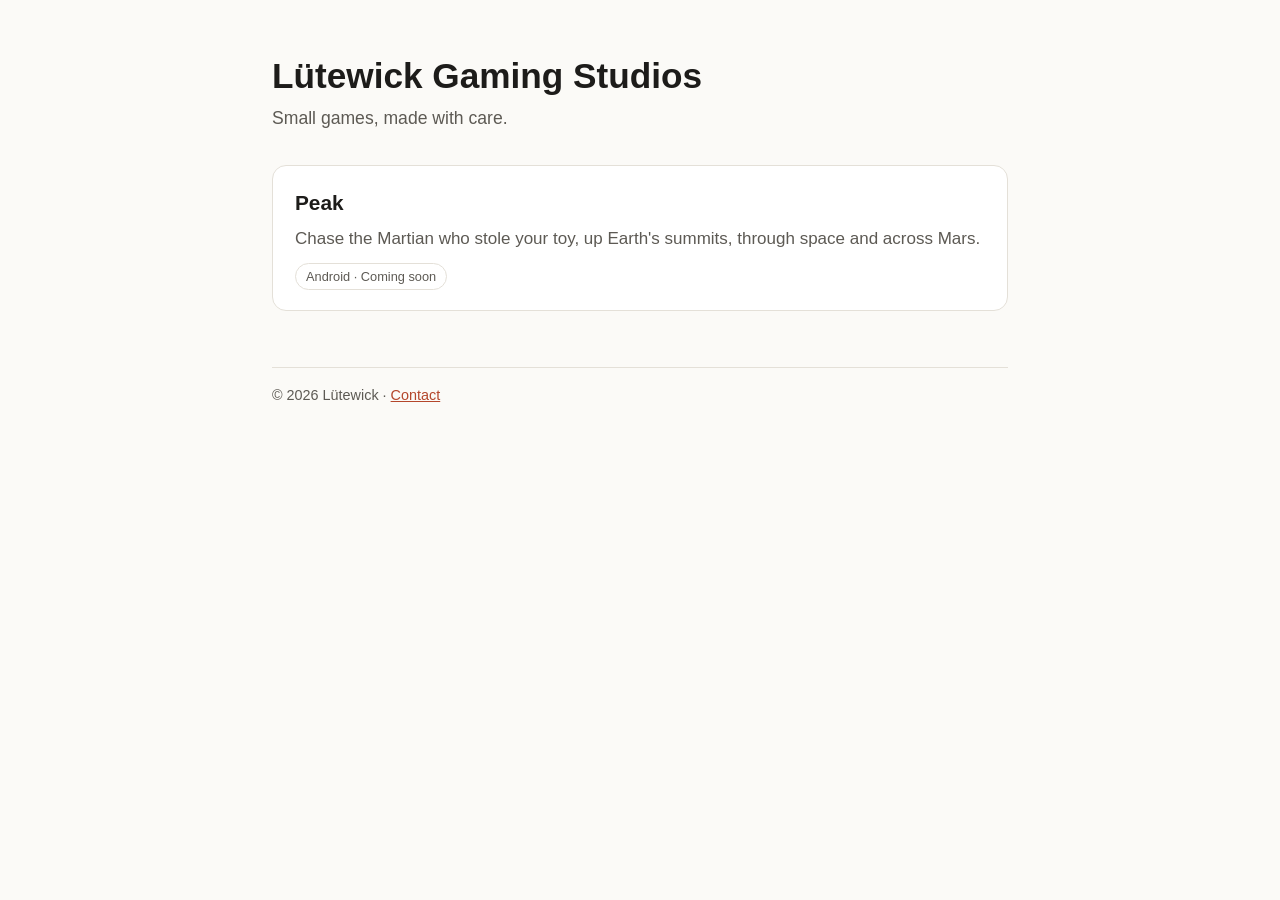
<file: index.html>
<!doctype html>
<html lang="en">
<head>
<meta charset="utf-8">
<meta name="viewport" content="width=device-width, initial-scale=1">
<title>Lütewick Gaming Studios</title>
<meta name="description" content="Games by Lütewick Gaming Studios.">
<link rel="stylesheet" href="/assets/site.css">
</head>
<body>
<main>
  <h1>Lütewick Gaming Studios</h1>
  <p class="lede">Small games, made with care.</p>

  <a class="card" href="/peak">
    <h2>Peak</h2>
    <p>Chase the Martian who stole your toy, up Earth's summits, through space and across Mars.</p>
    <span class="tag">Android · Coming soon</span>
  </a>

  <footer>
    © 2026 Lütewick · <a href="mailto:scentstudy.lab@gmail.com">Contact</a>
  </footer>
</main>
</body>
</html>
</file>
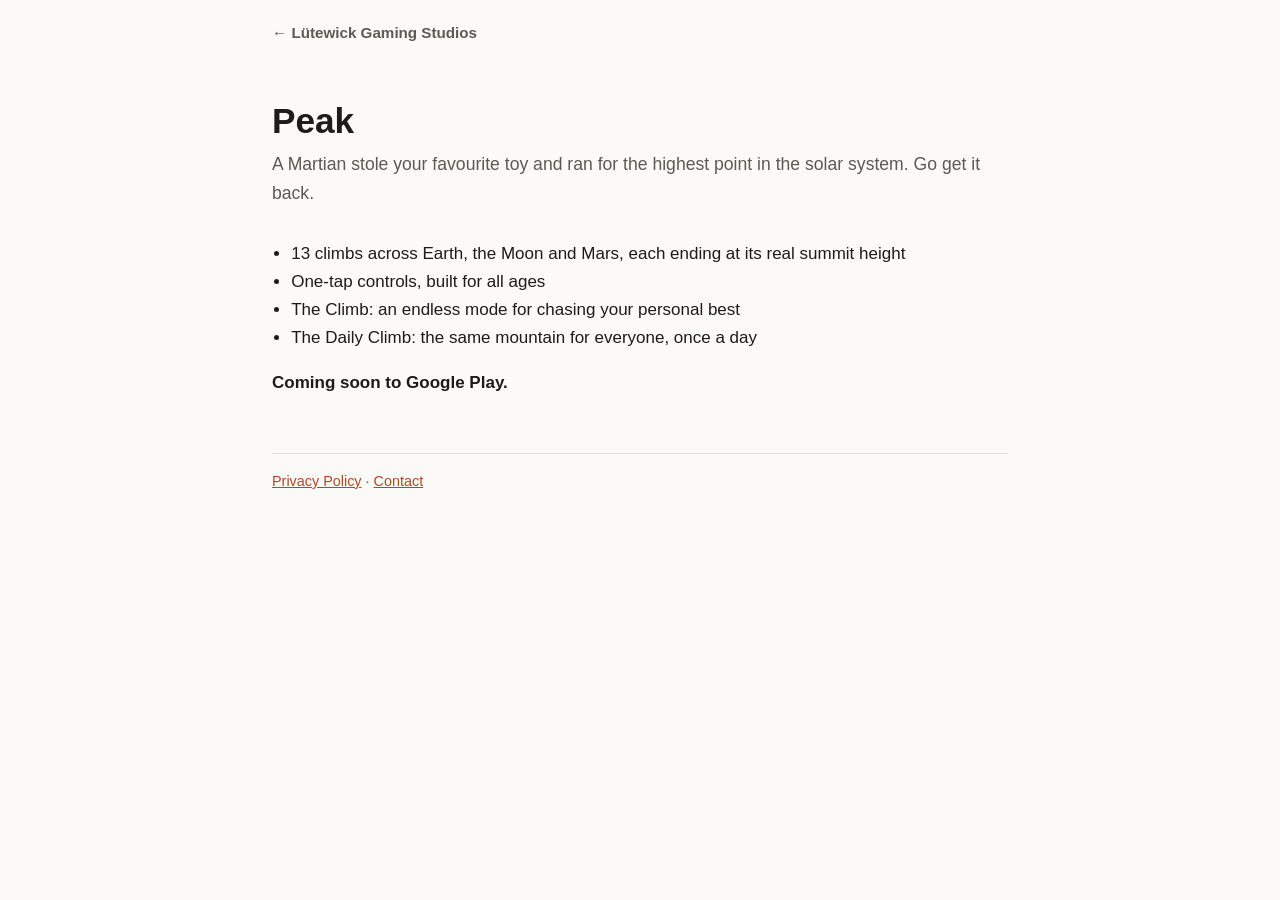
<file: peak/index.html>
<!doctype html>
<html lang="en">
<head>
<meta charset="utf-8">
<meta name="viewport" content="width=device-width, initial-scale=1">
<title>Peak — Lütewick Gaming Studios</title>
<meta name="description" content="Peak: a climbing adventure across Earth, the Moon and Mars.">
<link rel="stylesheet" href="/assets/site.css">
</head>
<body>
<header class="site"><a href="/">← Lütewick Gaming Studios</a></header>
<main>
  <h1>Peak</h1>
  <p class="lede">A Martian stole your favourite toy and ran for the highest point in the solar system. Go get it back.</p>

  <ul>
    <li>13 climbs across Earth, the Moon and Mars, each ending at its real summit height</li>
    <li>One-tap controls, built for all ages</li>
    <li>The Climb: an endless mode for chasing your personal best</li>
    <li>The Daily Climb: the same mountain for everyone, once a day</li>
  </ul>

  <p><strong>Coming soon to Google Play.</strong></p>

  <footer>
    <a href="/peak/privacy-policy">Privacy Policy</a> ·
    <a href="mailto:scentstudy.lab@gmail.com">Contact</a>
  </footer>
</main>
</body>
</html>
</file>
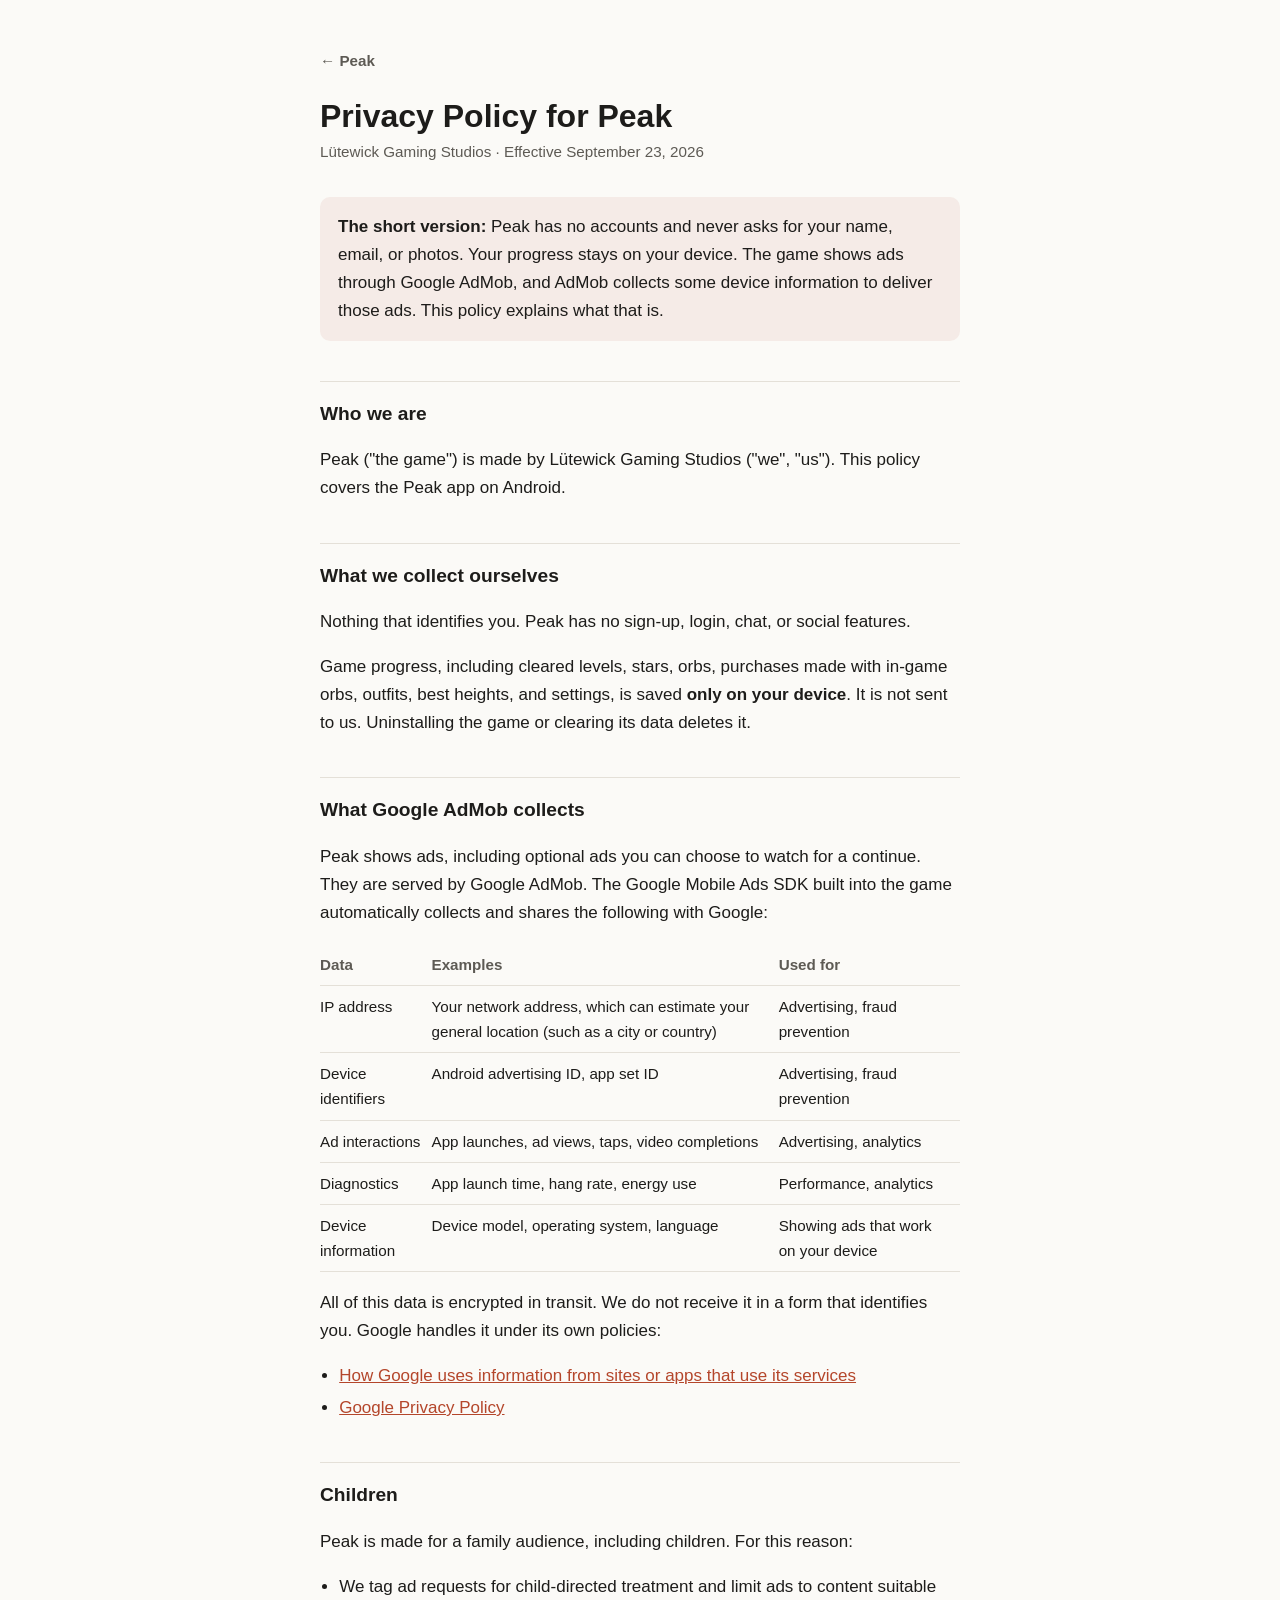
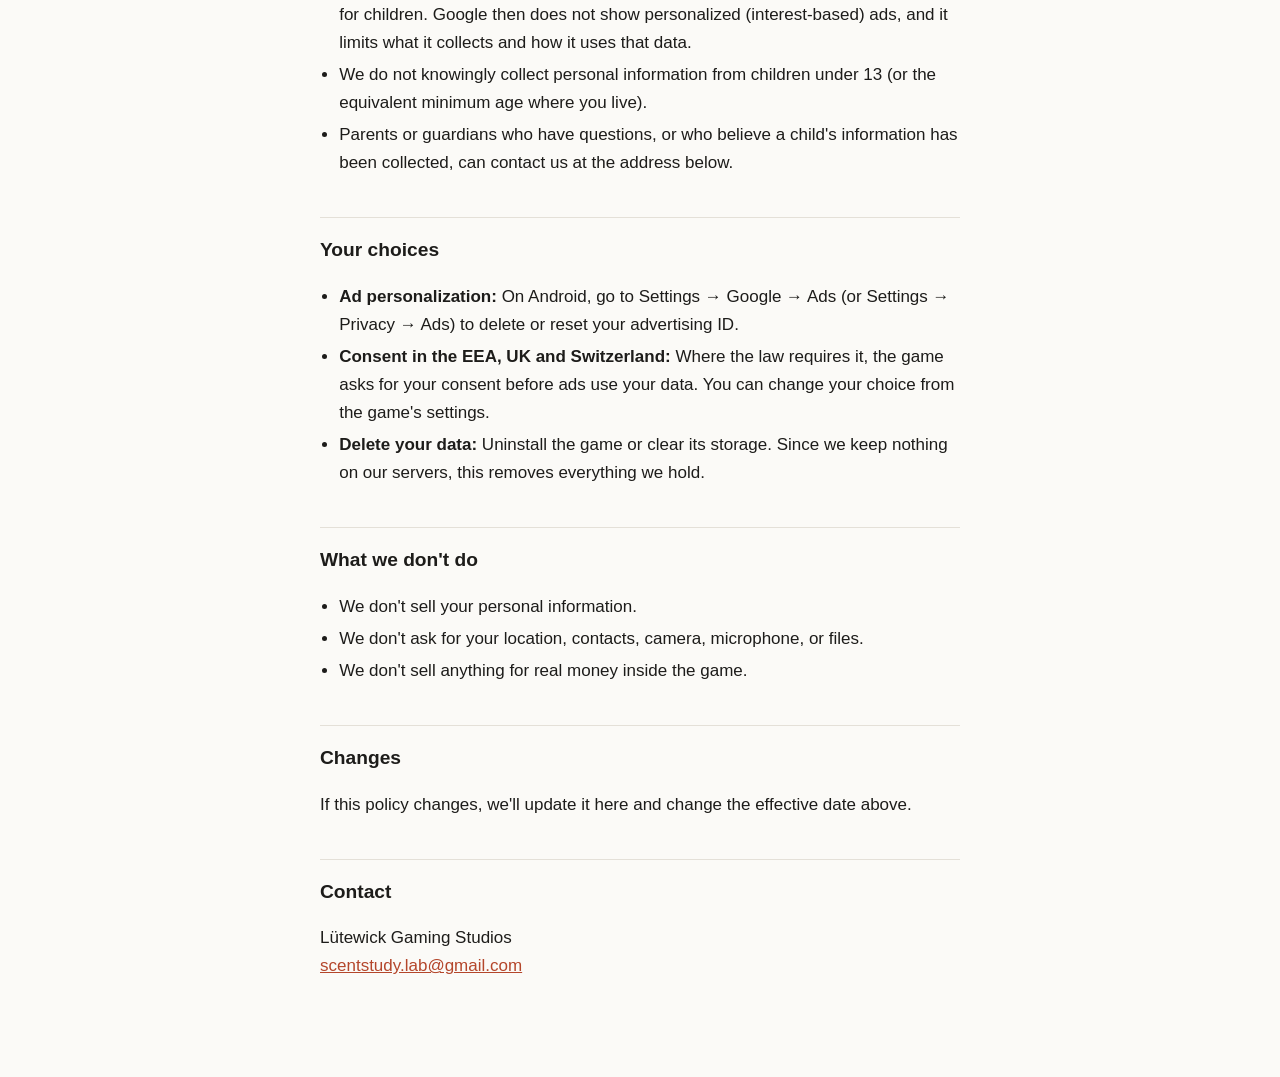
<file: peak/privacy-policy/index.html>
<!doctype html>
<html lang="en">
<head>
<meta charset="utf-8">
<meta name="viewport" content="width=device-width, initial-scale=1">
<title>Peak — Privacy Policy</title>
<meta name="description" content="Privacy policy for Peak, a game by Lütewick Gaming Studios.">
<style>
  :root {
    --bg: #fbfaf7; --fg: #1d1c1a; --muted: #5d5a54; --rule: #e4e0d8; --accent: #b4462b;
  }
  @media (prefers-color-scheme: dark) {
    :root { --bg: #151413; --fg: #ecebe7; --muted: #a8a49c; --rule: #2d2b28; --accent: #e8785c; }
  }
  * { box-sizing: border-box; }
  body {
    margin: 0; background: var(--bg); color: var(--fg);
    font: 17px/1.65 -apple-system, BlinkMacSystemFont, "Segoe UI", Roboto, Helvetica, Arial, sans-serif;
  }
  main { max-width: 42rem; margin: 0 auto; padding: 48px 16px 80px; }
  h1 { font-size: 2rem; line-height: 1.2; margin: 0 0 4px; }
  .meta { color: var(--muted); margin: 0 0 32px; font-size: .95rem; }
  h2 { font-size: 1.2rem; margin: 40px 0 8px; padding-top: 16px; border-top: 1px solid var(--rule); }
  a { color: var(--accent); }
  table { width: 100%; border-collapse: collapse; margin: 12px 0; font-size: .95rem; }
  th, td { text-align: left; vertical-align: top; padding: 8px 10px 8px 0; border-bottom: 1px solid var(--rule); }
  th { color: var(--muted); font-weight: 600; }
  ul { padding-left: 1.2rem; }
  li { margin: 4px 0; }
  .summary { background: color-mix(in srgb, var(--accent) 8%, transparent); border-radius: 10px; padding: 16px 18px; }
  .summary p { margin: 0; }
</style>
</head>
<body>
<main>
  <p style="margin:0 0 24px;font-size:.95rem"><a href="/peak" style="color:var(--muted);text-decoration:none;font-weight:600">&larr; Peak</a></p>
  <h1>Privacy Policy for Peak</h1>
  <p class="meta">Lütewick Gaming Studios · Effective September 23, 2026</p>

  <div class="summary">
    <p><strong>The short version:</strong> Peak has no accounts and never asks for your name, email, or photos.
    Your progress stays on your device. The game shows ads through Google AdMob, and AdMob
    collects some device information to deliver those ads. This policy explains what that is.</p>
  </div>

  <h2>Who we are</h2>
  <p>Peak ("the game") is made by Lütewick Gaming Studios ("we", "us"). This policy covers the
  Peak app on Android.</p>

  <h2>What we collect ourselves</h2>
  <p>Nothing that identifies you. Peak has no sign-up, login, chat, or social features.</p>
  <p>Game progress, including cleared levels, stars, orbs, purchases made with in-game orbs, outfits, best
  heights, and settings, is saved <strong>only on your device</strong>. It is not sent to us. Uninstalling
  the game or clearing its data deletes it.</p>

  <h2>What Google AdMob collects</h2>
  <p>Peak shows ads, including optional ads you can choose to watch for a continue. They are served
  by Google AdMob. The Google Mobile Ads SDK built into the game automatically collects and
  shares the following with Google:</p>
  <table>
    <thead><tr><th>Data</th><th>Examples</th><th>Used for</th></tr></thead>
    <tbody>
      <tr><td>IP address</td><td>Your network address, which can estimate your general location (such as a city or country)</td><td>Advertising, fraud prevention</td></tr>
      <tr><td>Device identifiers</td><td>Android advertising ID, app set ID</td><td>Advertising, fraud prevention</td></tr>
      <tr><td>Ad interactions</td><td>App launches, ad views, taps, video completions</td><td>Advertising, analytics</td></tr>
      <tr><td>Diagnostics</td><td>App launch time, hang rate, energy use</td><td>Performance, analytics</td></tr>
      <tr><td>Device information</td><td>Device model, operating system, language</td><td>Showing ads that work on your device</td></tr>
    </tbody>
  </table>
  <p>All of this data is encrypted in transit. We do not receive it in a form that identifies you.
  Google handles it under its own policies:</p>
  <ul>
    <li><a href="https://policies.google.com/technologies/partner-sites">How Google uses information from sites or apps that use its services</a></li>
    <li><a href="https://policies.google.com/privacy">Google Privacy Policy</a></li>
  </ul>

  <h2>Children</h2>
  <p>Peak is made for a family audience, including children. For this reason:</p>
  <ul>
    <li>We tag ad requests for child-directed treatment and limit ads to content suitable for
    children. Google then does not show personalized (interest-based) ads, and it limits what
    it collects and how it uses that data.</li>
    <li>We do not knowingly collect personal information from children under 13 (or the equivalent
    minimum age where you live).</li>
    <li>Parents or guardians who have questions, or who believe a child's information has been
    collected, can contact us at the address below.</li>
  </ul>

  <h2>Your choices</h2>
  <ul>
    <li><strong>Ad personalization:</strong> On Android, go to Settings → Google → Ads (or Settings →
    Privacy → Ads) to delete or reset your advertising ID.</li>
    <li><strong>Consent in the EEA, UK and Switzerland:</strong> Where the law requires it, the game asks for your
    consent before ads use your data. You can change your choice from the game's settings.</li>
    <li><strong>Delete your data:</strong> Uninstall the game or clear its storage. Since we keep
    nothing on our servers, this removes everything we hold.</li>
  </ul>

  <h2>What we don't do</h2>
  <ul>
    <li>We don't sell your personal information.</li>
    <li>We don't ask for your location, contacts, camera, microphone, or files.</li>
    <li>We don't sell anything for real money inside the game.</li>
  </ul>

  <h2>Changes</h2>
  <p>If this policy changes, we'll update it here and change the effective date above.</p>

  <h2>Contact</h2>
  <p>Lütewick Gaming Studios<br>
  <a href="mailto:scentstudy.lab@gmail.com">scentstudy.lab@gmail.com</a></p>
</main>
</body>
</html>
</file>
<file: assets/site.css>
:root {
  --bg: #fbfaf7; --fg: #1d1c1a; --muted: #5d5a54; --rule: #e4e0d8;
  --card: #ffffff; --accent: #b4462b;
}
@media (prefers-color-scheme: dark) {
  :root { --bg: #151413; --fg: #ecebe7; --muted: #a8a49c; --rule: #2d2b28;
          --card: #1d1c1a; --accent: #e8785c; }
}
* { box-sizing: border-box; }
body {
  margin: 0; background: var(--bg); color: var(--fg);
  font: 17px/1.65 -apple-system, BlinkMacSystemFont, "Segoe UI", Roboto, Helvetica, Arial, sans-serif;
}
main { max-width: 48rem; margin: 0 auto; padding: 32px 16px 80px; }
header.site { max-width: 48rem; margin: 0 auto; padding: 20px 16px 0; font-size: .95rem; }
header.site a { color: var(--muted); text-decoration: none; font-weight: 600; }
h1 { font-size: 2.2rem; line-height: 1.15; margin: 24px 0 8px; }
.lede { color: var(--muted); font-size: 1.1rem; margin: 0 0 32px; }
a { color: var(--accent); }
.card {
  display: block; background: var(--card); border: 1px solid var(--rule); border-radius: 14px;
  padding: 20px 22px; color: inherit; text-decoration: none; margin-bottom: 16px;
}
.card:hover { border-color: var(--accent); }
.card h2 { margin: 0 0 4px; font-size: 1.3rem; }
.card p { margin: 0; color: var(--muted); }
.tag { display: inline-block; font-size: .8rem; padding: 2px 10px; border-radius: 99px;
       border: 1px solid var(--rule); color: var(--muted); margin-top: 10px; }
ul { padding-left: 1.2rem; }
footer { margin-top: 56px; padding-top: 16px; border-top: 1px solid var(--rule);
         color: var(--muted); font-size: .9rem; }
</file>
